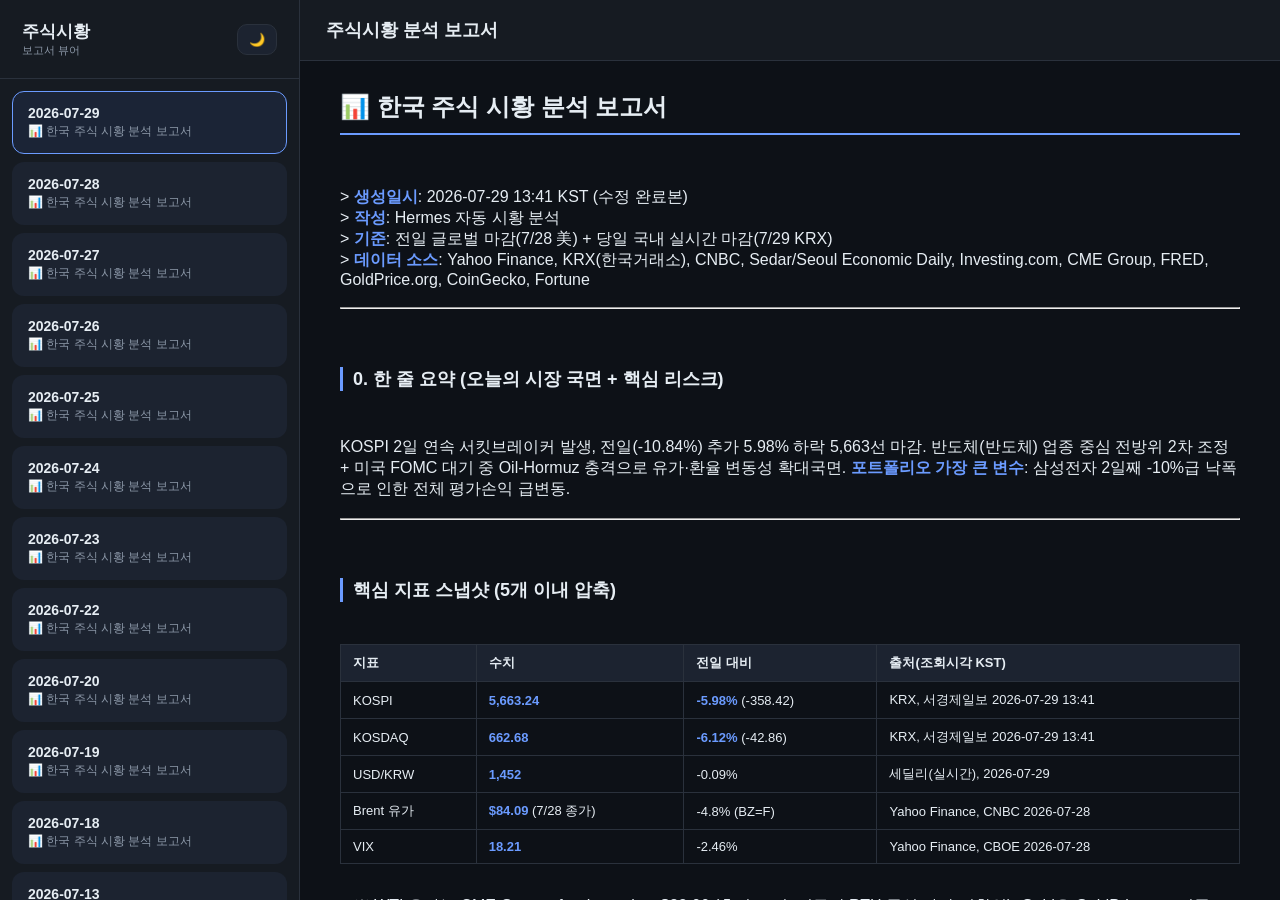
<file: view/index.html>
<!DOCTYPE html>
<html lang="ko" data-theme="dark">
<head>
  <meta charset="UTF-8">
  <meta name="viewport" content="width=device-width, initial-scale=1.0">
  <title>주식시황 뷰어</title>
  <link rel="stylesheet" href="assets/css/style.css">
</head>
<body>
<div class="layout">
  <aside class="sidebar">
    <div class="sidebar-head">
      <div>
        <h1>주식시황</h1>
        <div class="sub">보고서 뷰어</div>
      </div>
      <button class="btn-theme" id="themeBtn">🌙</button>
    </div>
    <div class="file-list" id="fileList">
      <div class="file-item"><div class="date">로딩중…</div></div>
    </div>
  </aside>
  <main class="main">
    <div class="main-head">
      <div class="doc-title" id="docTitle">보고서를 선택하세요</div>
      <div class="doc-date" id="docDate"></div>
    </div>
    <div class="preview" id="preview">
      <div class="placeholder">좌측에서 날짜를 클릭하면 보고서가 여기에 표시됩니다.</div>
    </div>
  </main>
</div>
<script src="assets/js/viewer.js"></script>
</body>
</html>
</file>
<file: view/assets/css/style.css>
/* 디자인팀(송예린) — 주식시황 뷰어 프리미엄 CSS
레이아웃: 좌측 사이드바(파일리스트) + 우측 메인(preview)
테마: 화이트/다크 토글 (CSS 변수) */
:root {
  --bg: #f4f6fb;
  --surface: #ffffff;
  --surface-2: #f0f3f9;
  --text: #1a2233;
  --text-muted: #6b7689;
  --border: #e2e8f0;
  --accent: #4f7cff;
  --accent-soft: #eaf0ff;
  --shadow: 0 8px 30px rgba(20,40,80,0.08);
  --radius: 16px;
  --sidebar-w: 300px;
}
[data-theme="dark"] {
  --bg: #0d1117;
  --surface: #161b22;
  --surface-2: #1c2330;
  --text: #e6edf3;
  --text-muted: #8b97a7;
  --border: #2a313c;
  --accent: #6b9bff;
  --accent-soft: #1b2436;
  --shadow: 0 8px 30px rgba(0,0,0,0.4);
}
* { box-sizing: border-box; margin: 0; padding: 0; }
body {
  font-family: -apple-system, "Segoe UI", "Apple SD Gothic Neo", "Malgun Gothic", sans-serif;
  background: var(--bg); color: var(--text);
  transition: background .3s, color .3s; height: 100vh; overflow: hidden;
}
.layout { display: flex; height: 100vh; }

/* Sidebar */
.sidebar {
  width: var(--sidebar-w); min-width: var(--sidebar-w);
  background: var(--surface); border-right: 1px solid var(--border);
  display: flex; flex-direction: column;
}
.sidebar-head {
  padding: 20px 22px; border-bottom: 1px solid var(--border);
  display: flex; align-items: center; justify-content: space-between;
}
.sidebar-head h1 { font-size: 17px; font-weight: 700; }
.sidebar-head .sub { font-size: 11px; color: var(--text-muted); }
.btn-theme {
  border: 1px solid var(--border); background: var(--surface-2);
  color: var(--text); border-radius: 10px; padding: 7px 11px;
  cursor: pointer; font-size: 13px;
}
.file-list { flex: 1; overflow-y: auto; padding: 12px; }
.file-item {
  padding: 13px 15px; margin-bottom: 8px; border-radius: 12px;
  background: var(--surface-2); border: 1px solid transparent;
  cursor: pointer; transition: .15s;
}
.file-item:hover { border-color: var(--accent); }
.file-item.active { background: var(--accent-soft); border-color: var(--accent); }
.file-item .date { font-weight: 700; font-size: 14px; }
.file-item .title { font-size: 12px; color: var(--text-muted); margin-top: 2px; }

/* Main preview */
.main { flex: 1; display: flex; flex-direction: column; }
.main-head {
  padding: 18px 26px; border-bottom: 1px solid var(--border);
  background: var(--surface); display: flex; align-items: center; gap: 12px;
}
.main-head .doc-title { font-size: 18px; font-weight: 700; }
.main-head .doc-date { font-size: 12px; color: var(--text-muted); }
.preview {
  flex: 1; overflow-y: auto; padding: 30px 40px;
  background: var(--bg);
}
.preview .placeholder { color: var(--text-muted); text-align: center; margin-top: 80px; }

/* Markdown render */
.md h1 { font-size: 24px; margin: 0 0 16px; padding-bottom: 10px; border-bottom: 2px solid var(--accent); }
.md h2 { font-size: 18px; margin: 22px 0 10px; border-left: 3px solid var(--accent); padding-left: 10px; }
.md h3 { font-size: 15px; margin: 16px 0 8px; }
.md p { line-height: 1.8; margin: 10px 0; font-size: 14px; }
.md table { width: 100%; border-collapse: collapse; margin: 14px 0; font-size: 13px; }
.md th, .md td { border: 1px solid var(--border); padding: 9px 12px; text-align: left; }
.md th { background: var(--surface-2); font-weight: 700; }
.md strong { color: var(--accent); }
.md code { background: var(--surface-2); padding: 1px 6px; border-radius: 5px; font-size: 12px; }
.md ul, .md ol { margin: 10px 0 10px 22px; line-height: 1.7; font-size: 14px; }

@media (max-width: 720px) {
  .layout { flex-direction: column; }
  .sidebar { width: 100%; min-width: 100%; height: 40vh; }
}
</file>
